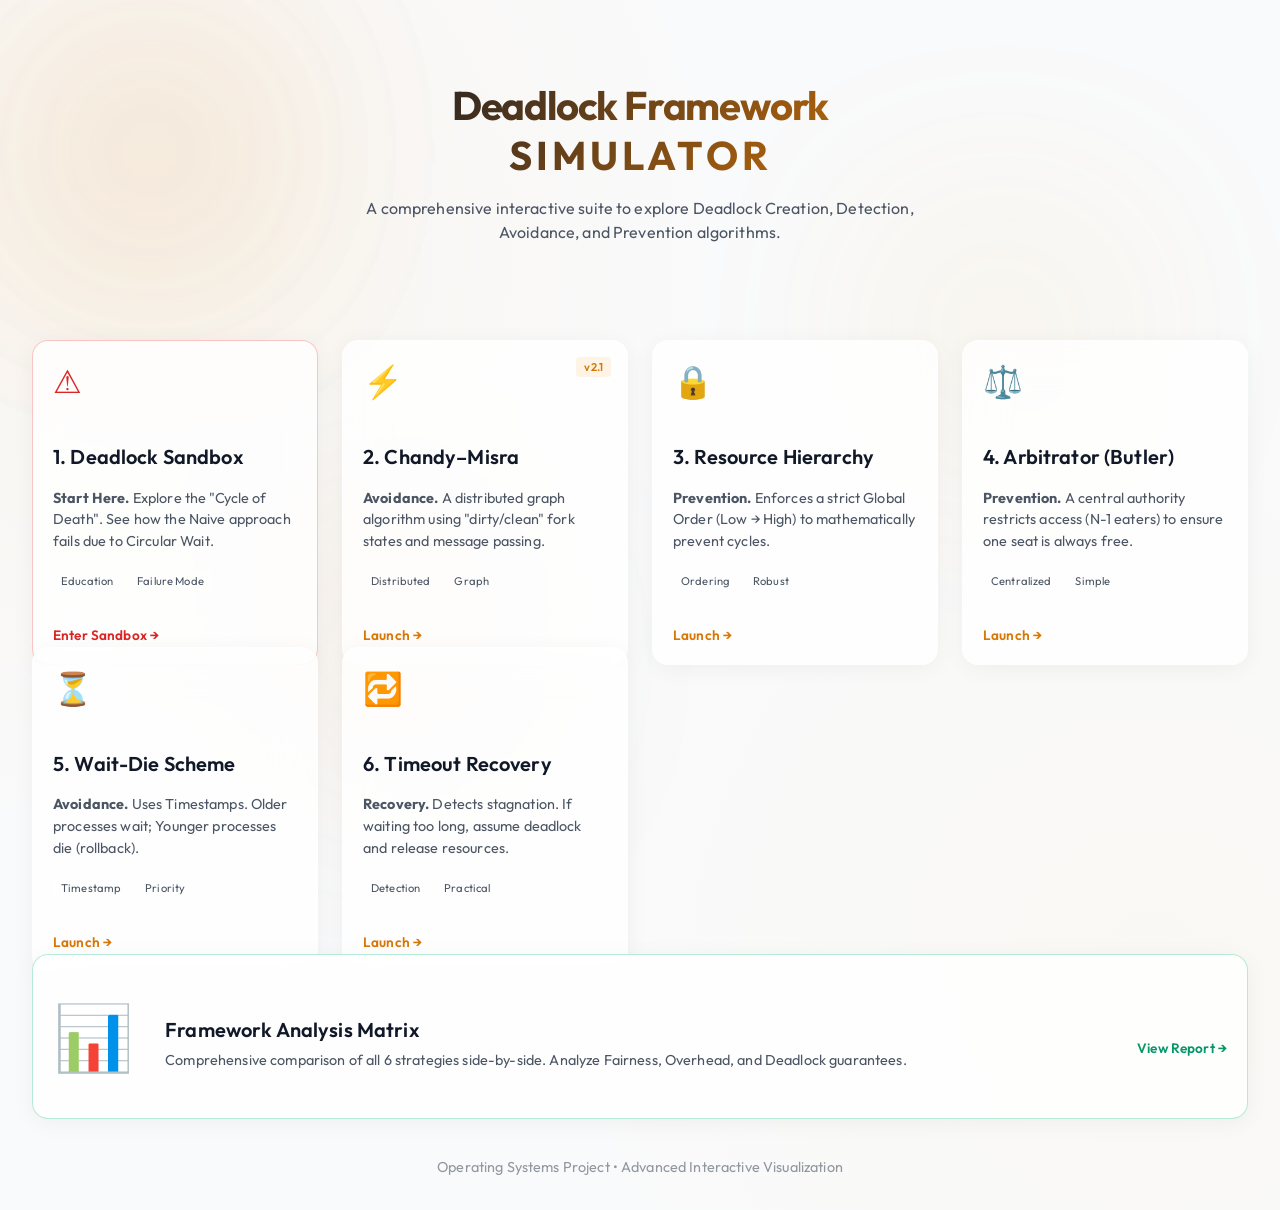
<file: index.html>
<!DOCTYPE html>
<html lang="en">

<head>
    <meta charset="UTF-8">
    <meta name="viewport" content="width=device-width, initial-scale=1.0">
    <title>Deadlock Framework</title>
    <link rel="stylesheet" href="style.css?v=6">
</head>

<body>

    <!-- Animated Background -->
    <div class="particles">
        <div class="particle"></div>
        <div class="particle"></div>
        <div class="particle"></div>
        <div class="particle"></div>
    </div>

    <div class="container">

        <div class="hero">
            <h1>Deadlock Framework<br><span
                    style="color: var(--primary); font-size: 2.5rem; letter-spacing: 0.1em; text-transform: uppercase;">Simulator</span>
            </h1>
            <p>
                A comprehensive interactive suite to explore Deadlock Creation, Detection, Avoidance, and Prevention
                algorithms.
            </p>
        </div>

        <div class="card-grid">

            <!-- 1. NAIVE / SANDBOX -->
            <a href="deadlock.html">
                <div class="glass-panel feature-card" style="border-color: rgba(239, 68, 68, 0.3);">
                    <div class="card-icon" style="color: var(--danger);">⚠</div>
                    <h2>1. Deadlock Sandbox</h2>
                    <p>
                        <strong>Start Here.</strong> Explore the "Cycle of Death". See how the Naive approach fails due
                        to Circular Wait.
                    </p>
                    <div class="tags">
                        <span class="tag">Education</span>
                        <span class="tag">Failure Mode</span>
                    </div>
                    <div class="btn-start" style="color: var(--danger);">Enter Sandbox →</div>
                </div>
            </a>

            <!-- 2. CHANDY MISRA -->
            <a href="chandy.html">
                <div class="glass-panel feature-card">
                    <div class="version-badge">v2.1</div>
                    <div class="card-icon">⚡</div>
                    <h2>2. Chandy–Misra</h2>
                    <p>
                        <strong>Avoidance.</strong> A distributed graph algorithm using "dirty/clean" fork states and
                        message passing.
                    </p>
                    <div class="tags">
                        <span class="tag">Distributed</span>
                        <span class="tag">Graph</span>
                    </div>
                    <div class="btn-start">Launch →</div>
                </div>
            </a>

            <!-- 3. RESOURCE HIERARCHY -->
            <a href="hierarchy.html">
                <div class="glass-panel feature-card">
                    <div class="card-icon">🔒</div>
                    <h2>3. Resource Hierarchy</h2>
                    <p>
                        <strong>Prevention.</strong> Enforces a strict Global Order (Low → High) to mathematically
                        prevent cycles.
                    </p>
                    <div class="tags">
                        <span class="tag">Ordering</span>
                        <span class="tag">Robust</span>
                    </div>
                    <div class="btn-start">Launch →</div>
                </div>
            </a>

            <!-- 4. ARBITRATOR -->
            <a href="arbitrator.html">
                <div class="glass-panel feature-card">
                    <div class="card-icon">⚖️</div>
                    <h2>4. Arbitrator (Butler)</h2>
                    <p>
                        <strong>Prevention.</strong> A central authority restricts access (N-1 eaters) to ensure one
                        seat is always free.
                    </p>
                    <div class="tags">
                        <span class="tag">Centralized</span>
                        <span class="tag">Simple</span>
                    </div>
                    <div class="btn-start">Launch →</div>
                </div>
            </a>

            <!-- 5. WAIT-DIE -->
            <a href="waitdie.html">
                <div class="glass-panel feature-card">
                    <div class="card-icon">⏳</div>
                    <h2>5. Wait-Die Scheme</h2>
                    <p>
                        <strong>Avoidance.</strong> Uses Timestamps. Older processes wait; Younger processes die
                        (rollback).
                    </p>
                    <div class="tags">
                        <span class="tag">Timestamp</span>
                        <span class="tag">Priority</span>
                    </div>
                    <div class="btn-start">Launch →</div>
                </div>
            </a>

            <!-- 6. TIMEOUT -->
            <a href="timeout.html">
                <div class="glass-panel feature-card">
                    <div class="card-icon">🔁</div>
                    <h2>6. Timeout Recovery</h2>
                    <p>
                        <strong>Recovery.</strong> Detects stagnation. If waiting too long, assume deadlock and release
                        resources.
                    </p>
                    <div class="tags">
                        <span class="tag">Detection</span>
                        <span class="tag">Practical</span>
                    </div>
                    <div class="btn-start">Launch →</div>
                </div>
            </a>

            <!-- 7. COMPARISON -->
            <a href="comparison.html" style="grid-column: 1 / -1;">
                <div class="glass-panel feature-card"
                    style="border-color: rgba(16, 185, 129, 0.3); display:flex; flex-direction:row; align-items:center; gap:2rem;">
                    <div class="card-icon" style="color: var(--success); font-size:4rem; margin-bottom:0;">📊</div>
                    <div>
                        <h2>Framework Analysis Matrix</h2>
                        <p style="margin-bottom:0;">
                            Comprehensive comparison of all 6 strategies side-by-side. Analyze Fairness, Overhead, and
                            Deadlock guarantees.
                        </p>
                    </div>
                    <div class="btn-start" style="color: var(--success); margin-left:auto; white-space:nowrap;">View
                        Report →</div>
                </div>
            </a>

        </div>

        <div style="text-align: center; margin-top: 5rem; opacity: 0.6; font-size: 0.9rem;">
            <p>Operating Systems Project • Advanced Interactive Visualization</p>
        </div>

    </div>

</body>

</html>
</file>
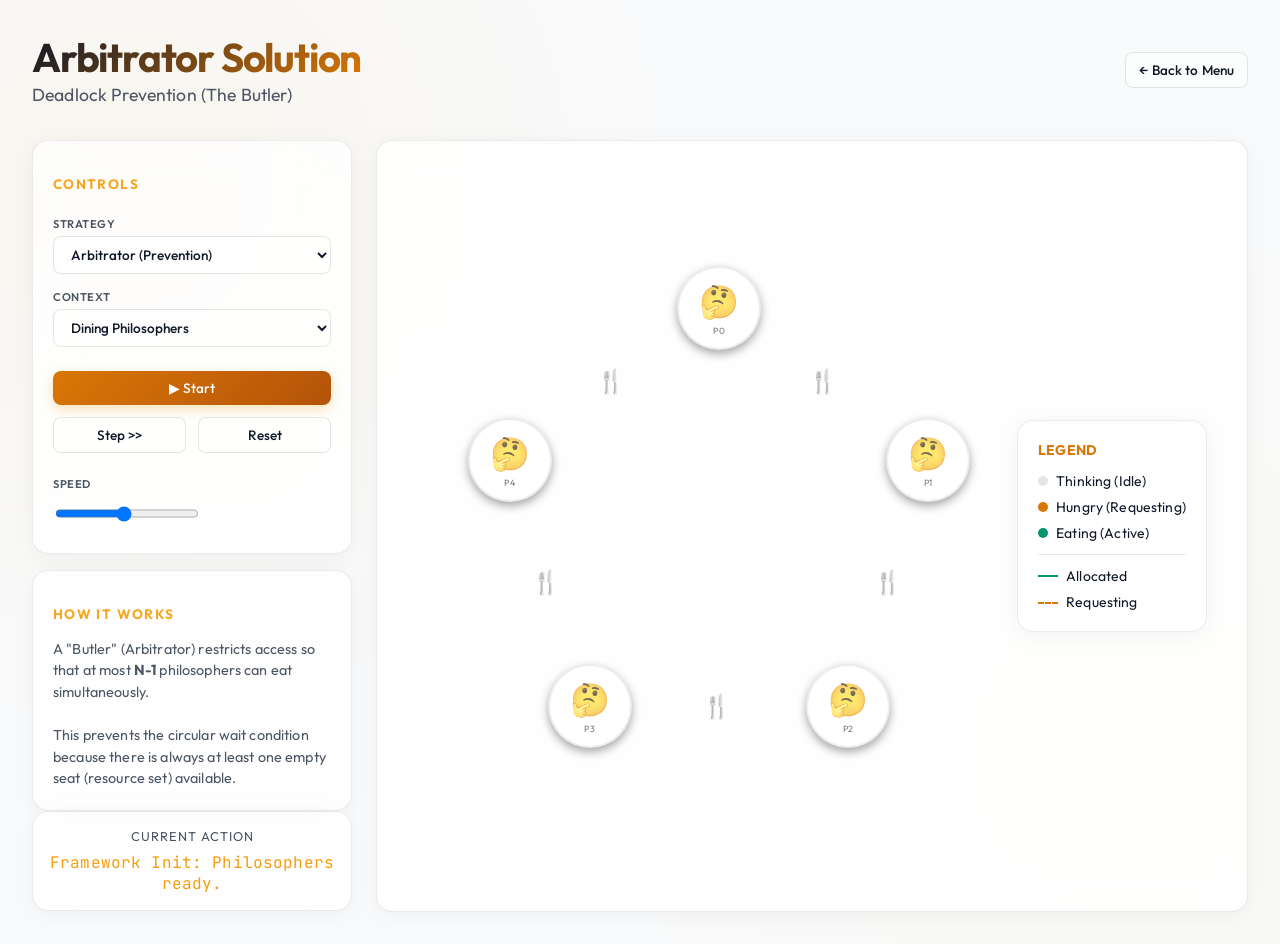
<file: arbitrator.html>
<!DOCTYPE html>
<html lang="en">

<head>
    <meta charset="UTF-8">
    <meta name="viewport" content="width=device-width, initial-scale=1.0">
    <title>Arbitrator Solution</title>
    <link rel="stylesheet" href="style.css?v=5">
</head>

<body>
    <div class="container">
        <div style="display: flex; justify-content: space-between; align-items: center; margin-bottom: 2rem;">
            <div>
                <h1>Arbitrator Solution</h1>
                <p style="color: var(--text-muted); font-size: 1.1rem;">Deadlock Prevention (The Butler)</p>
            </div>
            <a href="index.html" class="btn">← Back to Menu</a>
        </div>

        <script>window.INITIAL_MODE = 'arbitrator';</script>

        <div class="grid-layout">
            <div class="sidebar">
                <div class="glass-panel">
                    <h3>Controls</h3>
                    <div class="control-group" style="margin-top: 1.5rem;">
                        <label>Strategy</label>
                        <select id="param-mode" class="btn" style="width:100%;" onchange="changeMode()">
                            <option value="arbitrator">Arbitrator (Prevention)</option>
                            <option value="naive">Naive (Comparison)</option>
                        </select>
                    </div>
                    <div class="control-group" style="margin-top: 1rem;">
                        <label>Context</label>
                        <select id="param-theme" class="btn" style="width:100%;" onchange="changeTheme()">
                            <option value="classic">Dining Philosophers</option>
                            <option value="os">OS Resources</option>
                        </select>
                    </div>
                    <div style="display: grid; grid-template-columns: 1fr 1fr; gap: 0.8rem; margin-top: 1.5rem;">
                        <button id="btn-play" class="btn btn-primary" style="grid-column: span 2;"
                            onclick="toggleAuto()">▶ Start</button>
                        <button class="btn" onclick="nextStep()">Step >></button>
                        <button class="btn" onclick="reset()">Reset</button>
                    </div>
                    <div class="control-group" style="margin-top:1.5rem">
                        <label>Speed</label>
                        <input type="range" id="param-speed" min="100" max="2000" value="1000">
                    </div>
                </div>

                <div class="glass-panel" style="margin-top:1rem;">
                    <h3 style="color:var(--accent)">How it Works</h3>
                    <p style="font-size:0.9rem; color:var(--text-muted); margin-top:0.5rem;">
                        A "Butler" (Arbitrator) restricts access so that at most <strong>N-1</strong> philosophers can
                        eat simultaneously.
                        <br><br>
                        This prevents the circular wait condition because there is always at least one empty seat
                        (resource set) available.
                    </p>
                </div>

                <!-- Status Display -->
                <div class="glass-panel" style="margin-top:auto; padding:1rem; text-align:center;">
                    <div
                        style="font-size:0.8rem; color:var(--text-muted); text-transform:uppercase; letter-spacing:1px; margin-bottom:0.5rem;">
                        Current Action</div>
                    <div id="log-container"
                        style="font-family:var(--font-mono); color:var(--text-main); font-size:1rem; min-height:1.5em; display:flex; align-items:center; justify-content:center;">
                        System Ready
                    </div>
                </div>
            </div>

            <div class="glass-panel visual-area">
                <svg id="graph-canvas"></svg>
                <div id="visual-table" class="table-surface"></div>
                <div class="legend glass-panel">
                    <div style="font-weight: 700; margin-bottom: 0.8rem; color: var(--primary);">LEGEND</div>
                    <div style="display: flex; flex-direction: column; gap: 8px;">
                        <div style="display: flex; align-items: center; gap: 8px;">
                            <div class="dot"
                                style="width:10px; height:10px; background:rgba(0,0,0,0.1); border-radius:50%">
                            </div>
                            <span>Thinking (Idle)</span>
                        </div>
                        <div style="display: flex; align-items: center; gap: 8px;">
                            <div class="dot"
                                style="width:10px; height:10px; background:var(--warning); border-radius:50%"></div>
                            <span>Hungry (Requesting)</span>
                        </div>
                        <div style="display: flex; align-items: center; gap: 8px;">
                            <div class="dot"
                                style="width:10px; height:10px; background:var(--success); border-radius:50%"></div>
                            <span>Eating (Active)</span>
                        </div>
                        <div style="height: 1px; background: rgba(0,0,0,0.1); margin: 4px 0;"></div>
                        <div style="display: flex; align-items: center; gap: 8px;">
                            <div style="width: 20px; height: 2px; background: var(--success);"></div>
                            <span>Allocated</span>
                        </div>
                        <div style="display: flex; align-items: center; gap: 8px;">
                            <div style="width: 20px; height: 2px; border-bottom: 2px dashed var(--warning);"></div>
                            <span>Requesting</span>
                        </div>
                    </div>
                </div>
            </div>
        </div>
    </div>
    <script src="common.js?v=5"></script>
    <script src="deadlock.js?v=5"></script>
</body>

</html>
</file>
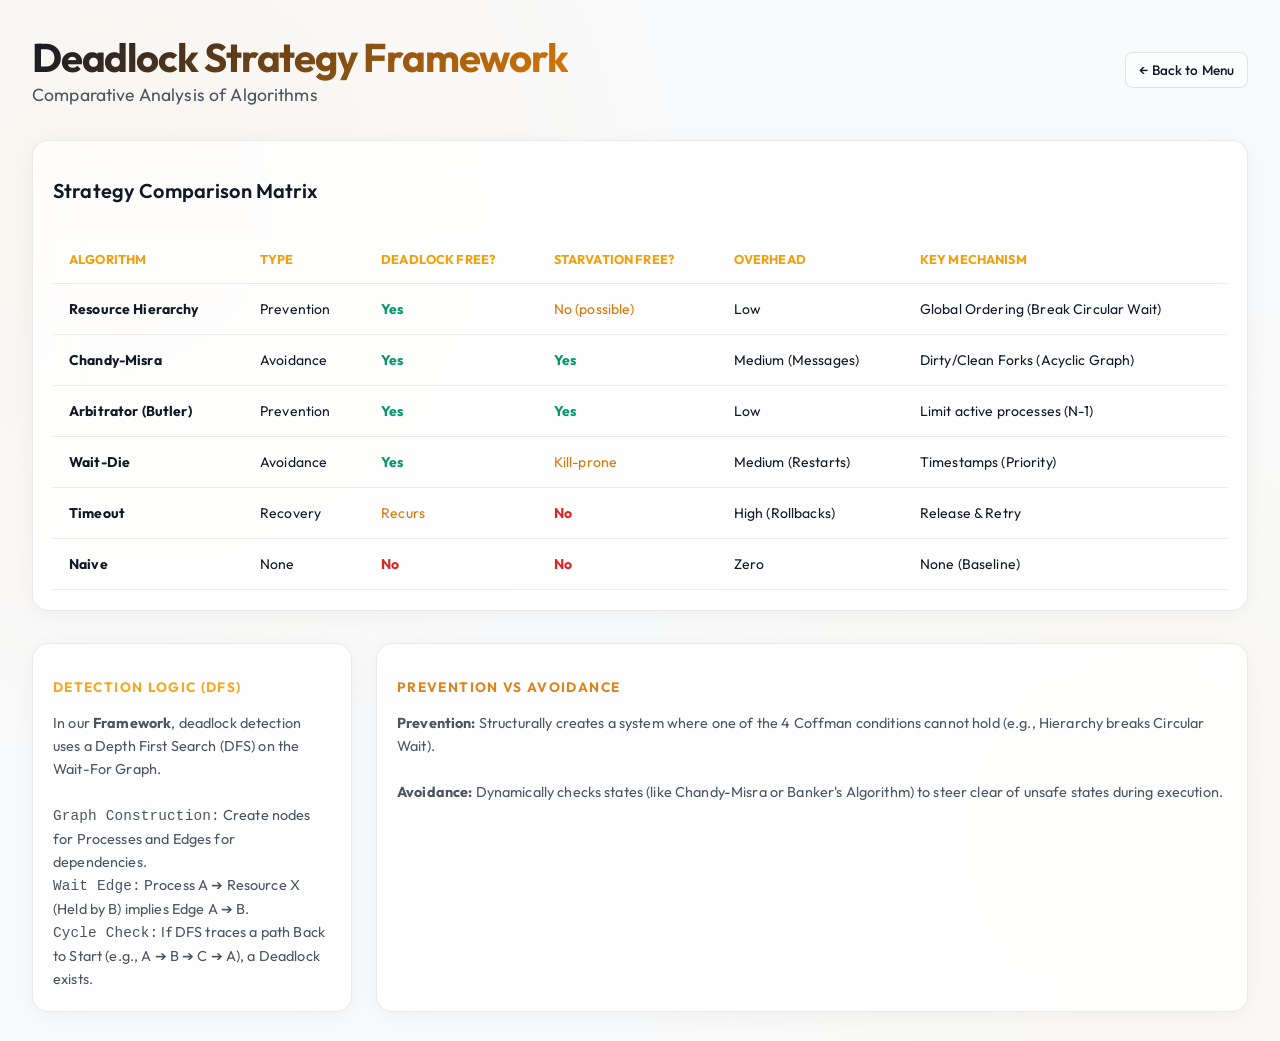
<file: comparison.html>
<!DOCTYPE html>
<html lang="en">

<head>
    <meta charset="UTF-8">
    <meta name="viewport" content="width=device-width, initial-scale=1.0">
    <title>Algorithm Comparison</title>
    <link rel="stylesheet" href="style.css?v=3">
    <style>
        .comparison-table {
            width: 100%;
            border-collapse: collapse;
            color: var(--text-main);
            margin-top: 2rem;
        }

        .comparison-table th,
        .comparison-table td {
            padding: 1rem;
            text-align: left;
            border-bottom: 1px solid var(--card-border);
        }

        .comparison-table th {
            background: rgba(255, 255, 255, 0.05);
            color: var(--accent);
            text-transform: uppercase;
            font-size: 0.8rem;
        }

        .comparison-table tr:hover {
            background: rgba(255, 255, 255, 0.02);
        }

        .status-yes {
            color: var(--success);
            font-weight: bold;
        }

        .status-no {
            color: var(--danger);
            font-weight: bold;
        }

        .status-partial {
            color: var(--warning);
        }
    </style>
</head>

<body>
    <div class="container">
        <!-- Header -->
        <div style="display: flex; justify-content: space-between; align-items: center; margin-bottom: 2rem;">
            <div>
                <h1>Deadlock Strategy Framework</h1>
                <p style="color: var(--text-muted); font-size: 1.1rem;">Comparative Analysis of Algorithms</p>
            </div>
            <a href="index.html" class="btn">
                ← Back to Menu
            </a>
        </div>

        <div class="glass-panel">
            <h2>Strategy Comparison Matrix</h2>
            <table class="comparison-table">
                <thead>
                    <tr>
                        <th>Algorithm</th>
                        <th>Type</th>
                        <th>Deadlock Free?</th>
                        <th>Starvation Free?</th>
                        <th>Overhead</th>
                        <th>Key Mechanism</th>
                    </tr>
                </thead>
                <tbody>
                    <tr>
                        <td><strong>Resource Hierarchy</strong></td>
                        <td>Prevention</td>
                        <td class="status-yes">Yes</td>
                        <td class="status-partial">No (possible)</td>
                        <td>Low</td>
                        <td>Global Ordering (Break Circular Wait)</td>
                    </tr>
                    <tr>
                        <td><strong>Chandy-Misra</strong></td>
                        <td>Avoidance</td>
                        <td class="status-yes">Yes</td>
                        <td class="status-yes">Yes</td>
                        <td>Medium (Messages)</td>
                        <td>Dirty/Clean Forks (Acyclic Graph)</td>
                    </tr>
                    <tr>
                        <td><strong>Arbitrator (Butler)</strong></td>
                        <td>Prevention</td>
                        <td class="status-yes">Yes</td>
                        <td class="status-yes">Yes</td>
                        <td>Low</td>
                        <td>Limit active processes (N-1)</td>
                    </tr>
                    <tr>
                        <td><strong>Wait-Die</strong></td>
                        <td>Avoidance</td>
                        <td class="status-yes">Yes</td>
                        <td class="status-partial">Kill-prone</td>
                        <td>Medium (Restarts)</td>
                        <td>Timestamps (Priority)</td>
                    </tr>
                    <tr>
                        <td><strong>Timeout</strong></td>
                        <td>Recovery</td>
                        <td class="status-partial">Recurs</td>
                        <td class="status-no">No</td>
                        <td>High (Rollbacks)</td>
                        <td>Release & Retry</td>
                    </tr>
                    <tr>
                        <td><strong>Naive</strong></td>
                        <td>None</td>
                        <td class="status-no">No</td>
                        <td class="status-no">No</td>
                        <td>Zero</td>
                        <td>None (Baseline)</td>
                    </tr>
                </tbody>
            </table>
        </div>

        <div class="grid-layout" style="margin-top: 2rem; height: auto;">
            <div class="glass-panel">
                <h3 style="color: var(--accent)">Detection Logic (DFS)</h3>
                <p style="margin-top:1rem; color:var(--text-muted); line-height:1.6;">
                    In our <strong>Framework</strong>, deadlock detection uses a Depth First Search (DFS) on the
                    Wait-For Graph.
                    <br><br>
                    <code>Graph Construction:</code> Create nodes for Processes and Edges for dependencies.<br>
                    <code>Wait Edge:</code> Process A ➔ Resource X (Held by B) implies Edge A ➔ B.<br>
                    <code>Cycle Check:</code> If DFS traces a path Back to Start (e.g., A ➔ B ➔ C ➔ A), a Deadlock
                    exists.
                </p>
            </div>
            <div class="glass-panel">
                <h3 style="color: var(--primary)">Prevention vs Avoidance</h3>
                <p style="margin-top:1rem; color:var(--text-muted); line-height:1.6;">
                    <strong>Prevention:</strong> Structurally creates a system where one of the 4 Coffman conditions
                    cannot hold (e.g., Hierarchy breaks Circular Wait).
                    <br><br>
                    <strong>Avoidance:</strong> Dynamically checks states (like Chandy-Misra or Banker's Algorithm) to
                    steer clear of unsafe states during execution.
                </p>
            </div>
        </div>

    </div>
</body>

</html>
</file>
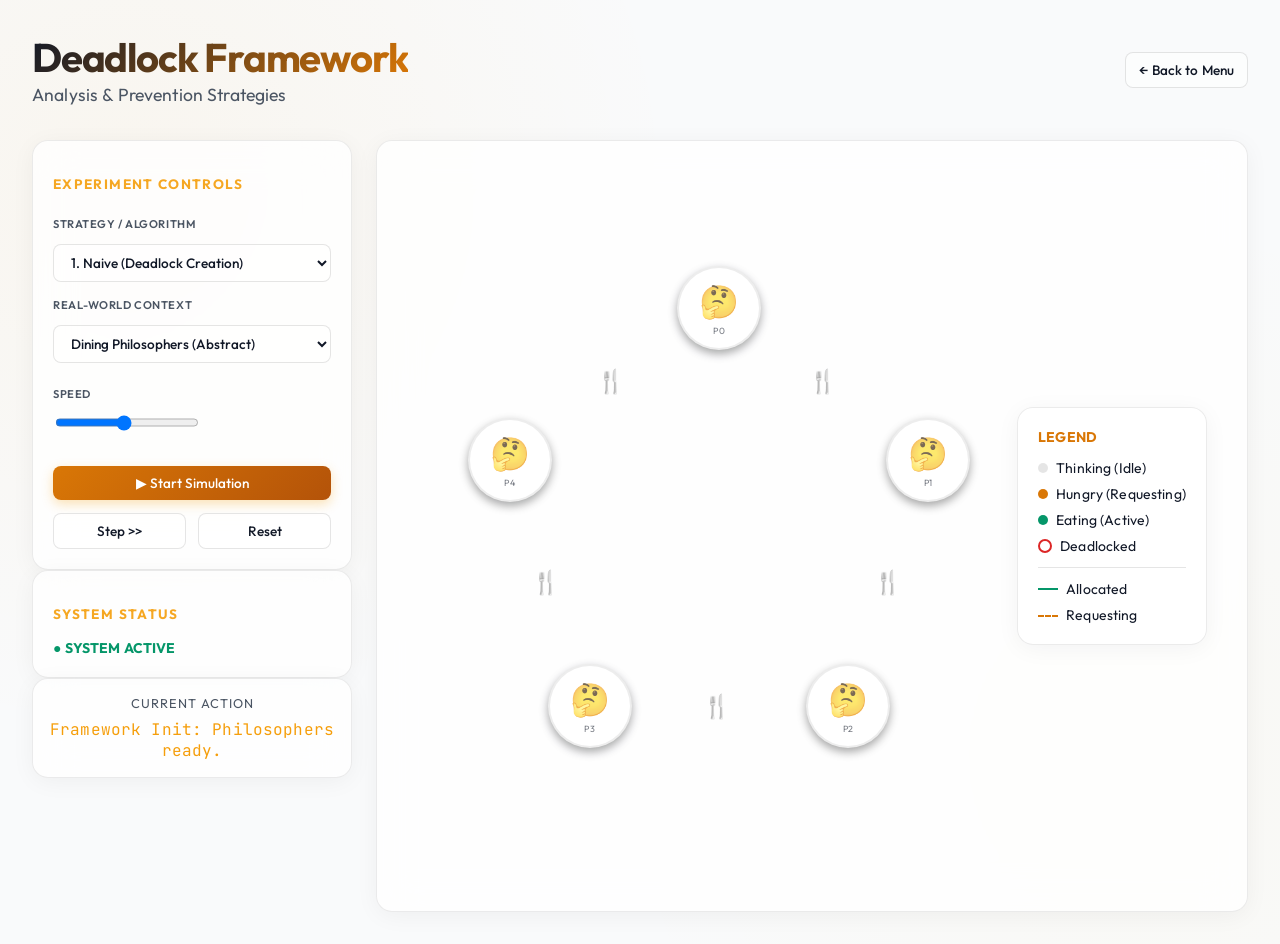
<file: deadlock.html>
<!DOCTYPE html>
<html lang="en">

<head>
    <meta charset="UTF-8">
    <meta name="viewport" content="width=device-width, initial-scale=1.0">
    <title>Deadlock Framework</title>
    <link rel="stylesheet" href="style.css?v=4">
</head>

<body>

    <div class="container">
        <!-- Header -->
        <div style="display: flex; justify-content: space-between; align-items: center; margin-bottom: 2rem;">
            <div>
                <h1>Deadlock Framework</h1>
                <p style="color: var(--text-muted); font-size: 1.1rem;">Analysis & Prevention Strategies</p>
            </div>
            <a href="index.html" class="btn">
                ← Back to Menu
            </a>
        </div>

        <div class="grid-layout">

            <!-- Sidebar -->
            <div class="sidebar">

                <!-- Usage Info -->
                <div class="glass-panel">
                    <h3>Experiment Controls</h3>

                    <div class="control-group" style="margin-top: 1.5rem;">
                        <label>Strategy / Algorithm</label>
                        <select id="param-mode" class="btn"
                            style="width:100%; justify-content:space-between; margin-top:0.5rem;"
                            onchange="changeMode()">
                            <option value="naive">1. Naive (Deadlock Creation)</option>
                            <option value="arbitrator">2. Arbitrator (Prevention)</option>
                            <option value="waitdie">3. Wait-Die (Timestamp Avoidance)</option>
                            <option value="timeout">4. Timeout (Detection & Recovery)</option>
                            <option value="ordered">5. Resource Hierarchy (Prevention)</option>
                        </select>
                    </div>

                    <div class="control-group" style="margin-top: 1rem;">
                        <label>Real-World Context</label>
                        <select id="param-theme" class="btn"
                            style="width:100%; justify-content:space-between; margin-top:0.5rem;"
                            onchange="changeTheme()">
                            <option value="classic">Dining Philosophers (Abstract)</option>
                            <option value="os">OS Resources (I/O & Memory)</option>
                        </select>
                    </div>

                    <div class="control-group" style="margin-top: 1.5rem;">
                        <label>Speed</label>
                        <input type="range" id="param-speed" min="100" max="2000" value="1000">
                    </div>

                    <div style="display: grid; grid-template-columns: 1fr 1fr; gap: 0.8rem; margin-top: 1.5rem;">
                        <button id="btn-play" class="btn btn-primary" style="grid-column: span 2;"
                            onclick="toggleAuto()">
                            ▶ Start Simulation
                        </button>
                        <button class="btn btn-outline" onclick="nextStep()">Step >></button>
                        <button class="btn" onclick="reset()">Reset</button>
                    </div>
                </div>

                <!-- Theory Panel (Dynamic) -->
                <div class="glass-panel" id="theory-panel" style="transition: all 0.3s ease;">
                    <h3>System Status</h3>
                    <div id="status-indicator" style="margin-top: 1rem; color: var(--success); font-weight: 700;">
                        ● SYSTEM ACTIVE
                    </div>

                    <div id="coffman-list" style="margin-top:1rem; display:none;">
                        <div style="font-size:0.8rem; margin-bottom:0.5rem; color:var(--text-muted)">COFFMAN CONDITIONS
                            MET:</div>
                        <div class="tag" style="background:rgba(239, 68, 68, 0.2); color:#eba0a0;">1. Mutual Exclusion
                        </div>
                        <div class="tag" style="background:rgba(239, 68, 68, 0.2); color:#eba0a0;">2. Hold & Wait</div>
                        <div class="tag" style="background:rgba(239, 68, 68, 0.2); color:#eba0a0;">3. No Preemption
                        </div>
                        <div class="tag" style="background:rgba(239, 68, 68, 0.2); color:#eba0a0;">4. Circular Wait
                        </div>
                    </div>
                </div>

                <!-- Status Display -->
                <div class="glass-panel" style="margin-top:auto; padding:1rem; text-align:center;">
                    <div
                        style="font-size:0.8rem; color:var(--text-muted); text-transform:uppercase; letter-spacing:1px; margin-bottom:0.5rem;">
                        Current Action</div>
                    <div id="log-container"
                        style="font-family:var(--font-mono); color:var(--text-main); font-size:1rem; min-height:1.5em; display:flex; align-items:center; justify-content:center;">
                        System Ready
                    </div>
                </div>

            </div>

            <!-- Visualization -->
            <div class="glass-panel visual-area">
                <svg id="graph-canvas"></svg>
                <div id="visual-table" class="table-surface"></div>

                <div class="legend glass-panel">
                    <div style="font-weight: 700; margin-bottom: 0.8rem; color: var(--primary);">LEGEND</div>
                    <div style="display: flex; flex-direction: column; gap: 8px;">
                        <div style="display: flex; align-items: center; gap: 8px;">
                            <div class="dot"
                                style="width:10px; height:10px; background:rgba(0,0,0,0.1); border-radius:50%">
                            </div>
                            <span>Thinking (Idle)</span>
                        </div>
                        <div style="display: flex; align-items: center; gap: 8px;">
                            <div class="dot"
                                style="width:10px; height:10px; background:var(--warning); border-radius:50%"></div>
                            <span>Hungry (Requesting)</span>
                        </div>
                        <div style="display: flex; align-items: center; gap: 8px;">
                            <div class="dot"
                                style="width:10px; height:10px; background:var(--success); border-radius:50%"></div>
                            <span>Eating (Active)</span>
                        </div>
                        <div style="display: flex; align-items: center; gap: 8px;">
                            <div class="dot"
                                style="width:10px; height:10px; background:transparent; border-radius:50%; border: 2px solid var(--danger);">
                            </div>
                            <span>Deadlocked</span>
                        </div>
                        <div style="height: 1px; background: rgba(0,0,0,0.1); margin: 4px 0;"></div>
                        <div style="display: flex; align-items: center; gap: 8px;">
                            <div style="width: 20px; height: 2px; background: var(--success);"></div>
                            <span>Allocated</span>
                        </div>
                        <div style="display: flex; align-items: center; gap: 8px;">
                            <div style="width: 20px; height: 2px; border-bottom: 2px dashed var(--warning);"></div>
                            <span>Requesting</span>
                        </div>
                    </div>
                </div>
            </div>

        </div>
    </div>

    <!-- Scripts -->
    <script src="common.js?v=4"></script>
    <script src="deadlock.js?v=4"></script>

</body>

</html>
</file>
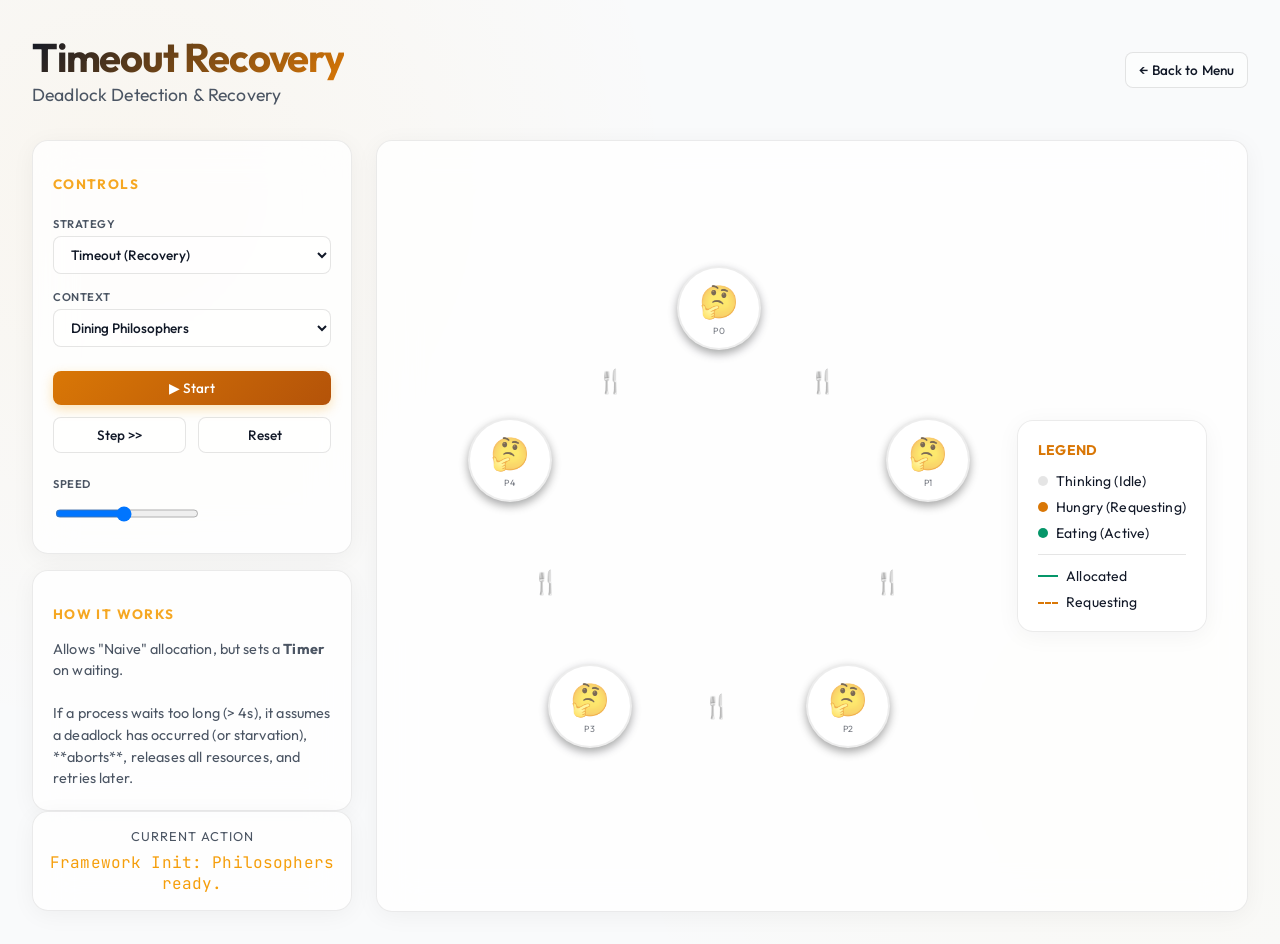
<file: timeout.html>
<!DOCTYPE html>
<html lang="en">

<head>
    <meta charset="UTF-8">
    <meta name="viewport" content="width=device-width, initial-scale=1.0">
    <title>Timeout Recovery</title>
    <link rel="stylesheet" href="style.css?v=5">
</head>

<body>
    <div class="container">
        <div style="display: flex; justify-content: space-between; align-items: center; margin-bottom: 2rem;">
            <div>
                <h1>Timeout Recovery</h1>
                <p style="color: var(--text-muted); font-size: 1.1rem;">Deadlock Detection & Recovery</p>
            </div>
            <a href="index.html" class="btn">← Back to Menu</a>
        </div>

        <script>window.INITIAL_MODE = 'timeout';</script>

        <div class="grid-layout">
            <div class="sidebar">
                <div class="glass-panel">
                    <h3>Controls</h3>
                    <div class="control-group" style="margin-top: 1.5rem;">
                        <label>Strategy</label>
                        <select id="param-mode" class="btn" style="width:100%;" onchange="changeMode()">
                            <option value="timeout">Timeout (Recovery)</option>
                            <option value="naive">Naive (Comparison)</option>
                        </select>
                    </div>
                    <div class="control-group" style="margin-top: 1rem;">
                        <label>Context</label>
                        <select id="param-theme" class="btn" style="width:100%;" onchange="changeTheme()">
                            <option value="classic">Dining Philosophers</option>
                            <option value="os">OS Resources</option>
                        </select>
                    </div>
                    <div style="display: grid; grid-template-columns: 1fr 1fr; gap: 0.8rem; margin-top: 1.5rem;">
                        <button id="btn-play" class="btn btn-primary" style="grid-column: span 2;"
                            onclick="toggleAuto()">▶ Start</button>
                        <button class="btn" onclick="nextStep()">Step >></button>
                        <button class="btn" onclick="reset()">Reset</button>
                    </div>
                    <div class="control-group" style="margin-top:1.5rem">
                        <label>Speed</label>
                        <input type="range" id="param-speed" min="100" max="2000" value="1000">
                    </div>
                </div>

                <div class="glass-panel" style="margin-top:1rem;">
                    <h3 style="color:var(--accent)">How it Works</h3>
                    <p style="font-size:0.9rem; color:var(--text-muted); margin-top:0.5rem;">
                        Allows "Naive" allocation, but sets a <strong>Timer</strong> on waiting.
                        <br><br>
                        If a process waits too long (> 4s), it assumes a deadlock has occurred (or starvation),
                        **aborts**, releases all resources, and retries later.
                    </p>
                </div>

                <!-- Status Display -->
                <div class="glass-panel" style="margin-top:auto; padding:1rem; text-align:center;">
                    <div
                        style="font-size:0.8rem; color:var(--text-muted); text-transform:uppercase; letter-spacing:1px; margin-bottom:0.5rem;">
                        Current Action</div>
                    <div id="log-container"
                        style="font-family:var(--font-mono); color:var(--text-main); font-size:1rem; min-height:1.5em; display:flex; align-items:center; justify-content:center;">
                        System Ready
                    </div>
                </div>
            </div>

            <div class="glass-panel visual-area">
                <svg id="graph-canvas"></svg>
                <div id="visual-table" class="table-surface"></div>
                <div class="legend glass-panel">
                    <div style="font-weight: 700; margin-bottom: 0.8rem; color: var(--primary);">LEGEND</div>
                    <div style="display: flex; flex-direction: column; gap: 8px;">
                        <div style="display: flex; align-items: center; gap: 8px;">
                            <div class="dot"
                                style="width:10px; height:10px; background:rgba(0,0,0,0.1); border-radius:50%"></div>
                            <span>Thinking (Idle)</span>
                        </div>
                        <div style="display: flex; align-items: center; gap: 8px;">
                            <div class="dot"
                                style="width:10px; height:10px; background:var(--warning); border-radius:50%"></div>
                            <span>Hungry (Requesting)</span>
                        </div>
                        <div style="display: flex; align-items: center; gap: 8px;">
                            <div class="dot"
                                style="width:10px; height:10px; background:var(--success); border-radius:50%"></div>
                            <span>Eating (Active)</span>
                        </div>
                        <div style="height: 1px; background: rgba(0,0,0,0.1); margin: 4px 0;"></div>
                        <div style="display: flex; align-items: center; gap: 8px;">
                            <div style="width: 20px; height: 2px; background: var(--success);"></div>
                            <span>Allocated</span>
                        </div>
                        <div style="display: flex; align-items: center; gap: 8px;">
                            <div style="width: 20px; height: 2px; border-bottom: 2px dashed var(--warning);"></div>
                            <span>Requesting</span>
                        </div>
                    </div>
                </div>
            </div>
        </div>
    </div>
    <script src="common.js?v=5"></script>
    <script src="deadlock.js?v=5"></script>
</body>

</html>
</file>
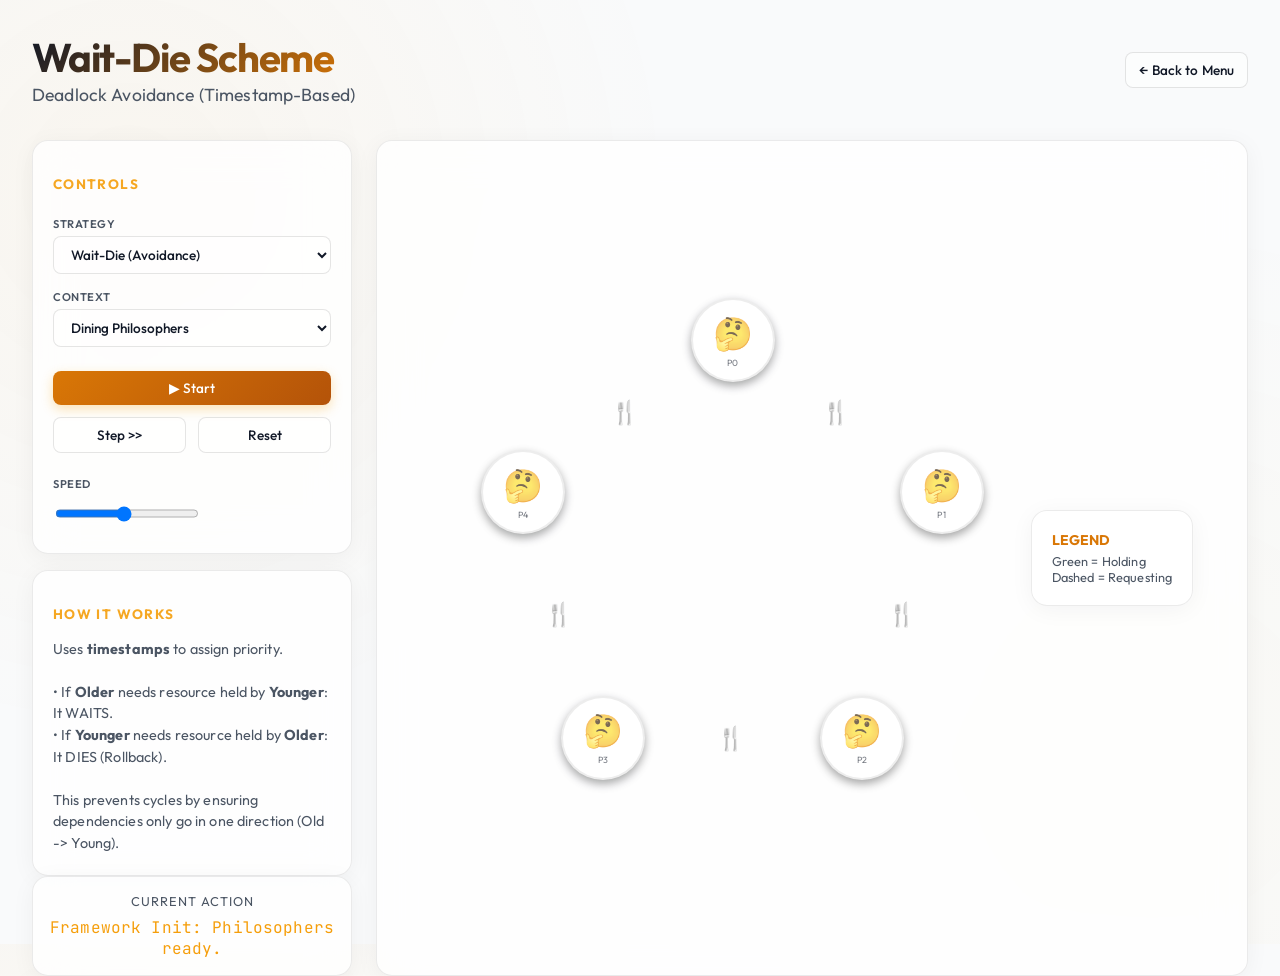
<file: waitdie.html>
<!DOCTYPE html>
<html lang="en">

<head>
    <meta charset="UTF-8">
    <meta name="viewport" content="width=device-width, initial-scale=1.0">
    <title>Wait-Die Scheme</title>
    <link rel="stylesheet" href="style.css?v=5">
</head>

<body>
    <div class="container">
        <div style="display: flex; justify-content: space-between; align-items: center; margin-bottom: 2rem;">
            <div>
                <h1>Wait-Die Scheme</h1>
                <p style="color: var(--text-muted); font-size: 1.1rem;">Deadlock Avoidance (Timestamp-Based)</p>
            </div>
            <a href="index.html" class="btn">← Back to Menu</a>
        </div>

        <script>window.INITIAL_MODE = 'waitdie';</script>

        <div class="grid-layout">
            <div class="sidebar">
                <div class="glass-panel">
                    <h3>Controls</h3>
                    <div class="control-group" style="margin-top: 1.5rem;">
                        <label>Strategy</label>
                        <select id="param-mode" class="btn" style="width:100%;" onchange="changeMode()">
                            <option value="waitdie">Wait-Die (Avoidance)</option>
                            <option value="naive">Naive (Comparison)</option>
                        </select>
                    </div>
                    <div class="control-group" style="margin-top: 1rem;">
                        <label>Context</label>
                        <select id="param-theme" class="btn" style="width:100%;" onchange="changeTheme()">
                            <option value="classic">Dining Philosophers</option>
                            <option value="os">OS Resources</option>
                        </select>
                    </div>
                    <div style="display: grid; grid-template-columns: 1fr 1fr; gap: 0.8rem; margin-top: 1.5rem;">
                        <button id="btn-play" class="btn btn-primary" style="grid-column: span 2;"
                            onclick="toggleAuto()">▶ Start</button>
                        <button class="btn" onclick="nextStep()">Step >></button>
                        <button class="btn" onclick="reset()">Reset</button>
                    </div>
                    <div class="control-group" style="margin-top:1.5rem">
                        <label>Speed</label>
                        <input type="range" id="param-speed" min="100" max="2000" value="1000">
                    </div>
                </div>

                <div class="glass-panel" style="margin-top:1rem;">
                    <h3 style="color:var(--accent)">How it Works</h3>
                    <p style="font-size:0.9rem; color:var(--text-muted); margin-top:0.5rem;">
                        Uses <strong>timestamps</strong> to assign priority.
                        <br><br>
                        • If <strong>Older</strong> needs resource held by <strong>Younger</strong>: It WAITS.<br>
                        • If <strong>Younger</strong> needs resource held by <strong>Older</strong>: It DIES (Rollback).
                        <br><br>
                        This prevents cycles by ensuring dependencies only go in one direction (Old -> Young).
                    </p>
                </div>

                <!-- Status Display -->
                <div class="glass-panel" style="margin-top:auto; padding:1rem; text-align:center;">
                    <div
                        style="font-size:0.8rem; color:var(--text-muted); text-transform:uppercase; letter-spacing:1px; margin-bottom:0.5rem;">
                        Current Action</div>
                    <div id="log-container"
                        style="font-family:var(--font-mono); color:var(--text-main); font-size:1rem; min-height:1.5em; display:flex; align-items:center; justify-content:center;">
                        System Ready
                    </div>
                </div>
            </div>

            <div class="glass-panel visual-area">
                <svg id="graph-canvas"></svg>
                <div id="visual-table" class="table-surface"></div>
                <div class="legend glass-panel">
                    <div style="font-weight: 700; color: var(--primary);">LEGEND</div>
                    <div style="font-size: 0.8rem; color: var(--text-muted); margin-top:4px;">
                        Green = Holding<br>Dashed = Requesting
                    </div>
                </div>
            </div>
        </div>
    </div>
    <script src="common.js?v=5"></script>
    <script src="deadlock.js?v=5"></script>
</body>

</html>
</file>
<file: style.css>
@import url('https://fonts.googleapis.com/css2?family=Outfit:wght@300;400;500;600;700&family=JetBrains+Mono:wght@400;700&display=swap');

:root {
    /* Base Colors - Light Theme */
    --bg-color: #f9fafb;
    /* Light Grey/White */

    /* Card Backgrounds - White Glass */
    --card-bg: rgba(255, 255, 255, 0.8);
    --card-border: rgba(0, 0, 0, 0.08);
    /* Subtle dark border */

    /* Primary Theme: Amber/Orange (Kept similar but adjusted for light bg) */
    --primary: #d97706;
    /* Amber 600 - slightly darker for contrast on white */
    --primary-dim: #b45309;
    --primary-glow: rgba(245, 158, 11, 0.2);

    --accent: #f59e0b;
    /* Amber 500 */

    /* Semantic Colors */
    --success: #059669;
    /* Emerald 600 - darker for white bg */
    --warning: #d97706;
    /* Amber 600 */
    --danger: #dc2626;
    /* Red 600 */

    /* Text */
    --text-main: #111827;
    /* Gray 900 (Black-ish) */
    --text-muted: #4b5563;
    /* Gray 600 */

    /* Fonts - 'Outfit' is a modern, clean geometric sans */
    --font-main: 'Outfit', sans-serif;
    --font-mono: 'JetBrains Mono', monospace;

    --glass-shadow: 0 4px 24px -1px rgba(0, 0, 0, 0.05);
    /* Softer shadow */
    --border-radius-lg: 16px;
    --border-radius-sm: 8px;
}

body {
    margin: 0;
    padding: 0;
    font-family: var(--font-main);
    background-color: var(--bg-color);
    background-image:
        radial-gradient(circle at 10% 20%, rgba(245, 158, 11, 0.05) 0%, transparent 40%),
        radial-gradient(circle at 90% 80%, rgba(251, 191, 36, 0.03) 0%, transparent 40%);
    color: var(--text-main);
    min-height: 100vh;
    overflow-x: hidden;
    font-size: 14px;
    /* Smaller base font as requested */
    letter-spacing: 0.01em;
}

/* Typography Overrides for "Nice & Small" Look */
h1 {
    font-size: 2.5rem;
    /* Reduced from 3.5rem */
    font-weight: 700;
    letter-spacing: -0.03em;
    margin: 0;
    color: var(--text-main);
    /* Fallback */
    background: linear-gradient(135deg, var(--text-main) 0%, var(--primary) 100%);
    -webkit-background-clip: text;
    -webkit-text-fill-color: transparent;
    text-shadow: none;
    /* Removed heavy shadow */
}

h2 {
    font-size: 1.25rem;
    font-weight: 600;
    color: var(--text-main);
    margin-bottom: 0.5rem;
}

h3 {
    font-size: 0.85rem;
    text-transform: uppercase;
    letter-spacing: 0.1em;
    color: var(--accent);
    margin-bottom: 1rem;
    opacity: 0.9;
}

p {
    font-size: 0.9rem;
    color: var(--text-muted);
    line-height: 1.5;
    margin: 0;
}

a {
    text-decoration: none;
    color: inherit;
    transition: 0.2s;
}

/* Layout */
.container {
    max-width: 1280px;
    margin: 0 auto;
    padding: 2rem;
}

.hero {
    text-align: center;
    padding: 3rem 0;
    max-width: 600px;
    margin: 0 auto 3rem auto;
}

.hero p {
    font-size: 1rem;
    margin-top: 1rem;
}

.grid-layout {
    display: grid;
    grid-template-columns: 320px 1fr;
    /* Narrower sidebar */
    gap: 1.5rem;
    height: calc(100vh - 8rem);
}

/* Glass Panels - Sleek */
.glass-panel {
    background: var(--card-bg);
    backdrop-filter: blur(20px);
    -webkit-backdrop-filter: blur(20px);
    border: 1px solid var(--card-border);
    border-radius: var(--border-radius-lg);
    box-shadow: var(--glass-shadow);
    padding: 1.25rem;
    position: relative;
    overflow: hidden;
}

/* Feature Cards (Homepage) */
.card-grid {
    display: grid;
    grid-template-columns: repeat(auto-fit, minmax(280px, 1fr));
    gap: 1.5rem;
}

.feature-card {
    height: 100%;
    display: flex;
    flex-direction: column;
    justify-content: space-between;
    transition: all 0.3s ease;
    cursor: pointer;
    border: 1px solid rgba(255, 255, 255, 0.05);
}

.feature-card:hover {
    transform: translateY(-4px);
    border-color: var(--primary);
    box-shadow: 0 10px 40px -10px rgba(245, 158, 11, 0.2);
}

.card-icon {
    font-size: 2rem;
    margin-bottom: 1rem;
    color: var(--primary);
}

.version-badge {
    position: absolute;
    top: 1rem;
    right: 1rem;
    background: rgba(245, 158, 11, 0.1);
    color: var(--primary);
    font-size: 0.7rem;
    padding: 0.2rem 0.5rem;
    border-radius: 4px;
    font-weight: 600;
}

/* Buttons */
.btn {
    background: rgba(255, 255, 255, 0.5);
    border: 1px solid rgba(0, 0, 0, 0.1);
    color: var(--text-main);
    padding: 0.5rem 0.8rem;
    border-radius: var(--border-radius-sm);
    cursor: pointer;
    font-family: var(--font-main);
    font-weight: 500;
    font-size: 0.85rem;
    transition: all 0.2s;
    display: inline-flex;
    align-items: center;
    justify-content: center;
}

.btn:hover {
    background: rgba(0, 0, 0, 0.05);
    border-color: var(--text-muted);
}

.btn-primary {
    background: linear-gradient(135deg, var(--primary) 0%, var(--primary-dim) 100%);
    border: none;
    color: #fff;
    /* White text on orange */
    box-shadow: 0 4px 12px rgba(245, 158, 11, 0.3);
}

.btn-primary:hover {
    filter: brightness(1.1);
    transform: translateY(-1px);
    box-shadow: 0 6px 16px rgba(245, 158, 11, 0.4);
}

.btn-start {
    margin-top: 1.5rem;
    font-size: 0.85rem;
    font-weight: 600;
    color: var(--primary);
    display: flex;
    align-items: center;
    gap: 0.4rem;
}

/* Inputs / Selects */
select,
input {
    background-color: rgba(255, 255, 255, 0.5) !important;
    border: 1px solid rgba(0, 0, 0, 0.1) !important;
    color: var(--text-main) !important;
    border-radius: 6px;
    padding: 0.4rem;
    font-size: 0.8rem;
    font-family: var(--font-main);
}

select:focus,
input:focus {
    outline: none;
    border-color: var(--primary) !important;
}

/* Table / Sidebar Controls */
.control-group label {
    font-size: 0.7rem;
    color: var(--text-muted);
    font-weight: 600;
    text-transform: uppercase;
    display: block;
    margin-bottom: 0.3rem;
    letter-spacing: 0.05em;
}

.tag {
    display: inline-block;
    padding: 0.2rem 0.5rem;
    border-radius: 4px;
    font-size: 0.7rem;
    background: rgba(255, 255, 255, 0.05);
    color: var(--text-muted);
    margin-right: 0.3rem;
    margin-top: 0.5rem;
}

/* Logs */
.log-panel {
    background: #000;
    border: 1px solid #333;
    border-radius: var(--border-radius-lg);
    padding: 0.5rem;
    flex-grow: 1;
    display: flex;
    flex-direction: column;
    min-height: 200px;
}

.terminal-window {
    flex-grow: 1;
    overflow-y: auto;
    font-family: var(--font-mono);
    font-size: 11px;
    /* Very small terminal font */
    padding: 0.5rem;
    display: flex;
    flex-direction: column;
    gap: 4px;
}

.log-entry {
    margin: 0;
    padding: 2px 0;
    border-bottom: 1px solid rgba(255, 255, 255, 0.03);
}

.log-entry.system {
    color: var(--accent);
}

.log-entry.highlight {
    color: var(--primary);
    font-weight: 700;
}

.log-entry.warning {
    color: var(--danger);
}

.log-entry.error {
    color: #f87171;
    background: rgba(239, 68, 68, 0.1);
}

.log-ts {
    color: #555;
    margin-right: 8px;
    user-select: none;
}

/* Visual Area */
.visual-area {
    position: relative;
    display: flex;
    justify-content: center;
    align-items: center;
}

.table-surface {
    /* No visible table, just the nodes */
    position: relative;
    width: 600px;
    height: 600px;
}

/* Philosophers & Resources */
.philosopher {
    position: absolute;
    width: 80px;
    height: 80px;
    border-radius: 50%;
    background: #fff;
    /* White background for nodes */
    border: 1px solid rgba(0, 0, 0, 0.1);
    color: var(--text-main);
    display: flex;
    flex-direction: column;
    align-items: center;
    justify-content: center;
    font-weight: 700;
    z-index: 10;
    transition: all 0.3s cubic-bezier(0.4, 0, 0.2, 1);
    box-shadow: 0 4px 10px rgba(0, 0, 0, 0.5);
    font-size: 1.1rem;
}

.philosopher.eating {
    background: var(--primary);
    border-color: var(--accent);
    box-shadow: 0 0 30px var(--primary-glow);
    transform: scale(1.1);
    color: #000;
    /* Contrast on orange */
}

.philosopher.hungry {
    border-color: var(--danger);
    background: rgba(239, 68, 68, 0.1);
    animation: pulseRed 2s infinite;
}

.philosopher.thinking {
    opacity: 0.7;
}

.state-label {
    font-size: 9px;
    font-weight: 400;
    text-transform: uppercase;
    margin-top: 4px;
    letter-spacing: 0.05em;
    opacity: 0.8;
}

.fork {
    position: absolute;
    background: #e5e7eb;
    /* Light grey fork */
    color: #4b5563;
    width: 32px;
    height: 32px;
    border-radius: 50%;
    display: flex;
    align-items: center;
    justify-content: center;
    font-size: 0.7rem;
    z-index: 5;
    transition: all 0.3s;
    border: 1px solid #d1d5db;
}

.fork.held {
    background: var(--success);
    color: #000;
    transform: scale(0.8);
}

/* SVG Graph */
#graph-canvas {
    position: absolute;
    top: 0;
    left: 0;
    width: 100%;
    height: 100%;
    pointer-events: none;
    z-index: 1;
}

.edge-path {
    stroke-width: 2;
    fill: none;
    stroke-linecap: round;
}

.edge-path.held {
    stroke: var(--success);
    stroke-opacity: 0.6;
}

.edge-path.request {
    stroke: var(--danger);
    stroke-dasharray: 4;
    stroke-opacity: 0.8;
    animation: dash 1s linear infinite;
}

@keyframes dash {
    to {
        stroke-dashoffset: -8;
    }
}

@keyframes pulseRed {
    0% {
        box-shadow: 0 0 0 0 rgba(239, 68, 68, 0.4);
    }

    70% {
        box-shadow: 0 0 0 10px rgba(239, 68, 68, 0);
    }

    100% {
        box-shadow: 0 0 0 0 rgba(239, 68, 68, 0);
    }
}

/* Background Particles (Subtle) */
.particles {
    position: fixed;
    inset: 0;
    z-index: -1;
    pointer-events: none;
}

.particle {
    position: absolute;
    width: 300px;
    height: 300px;
    background: var(--primary);
    filter: blur(100px);
    opacity: 0.05;
    animation: drift 20s infinite alternate;
}

.particle:nth-child(2) {
    top: 20%;
    right: 10%;
    background: var(--accent);
    animation-delay: -5s;
}

.particle:nth-child(3) {
    bottom: 10%;
    left: 20%;
    animation-delay: -10s;
}

@keyframes drift {
    from {
        transform: translate(0, 0);
    }

    to {
        transform: translate(30px, 30px);
    }
}
</file>
